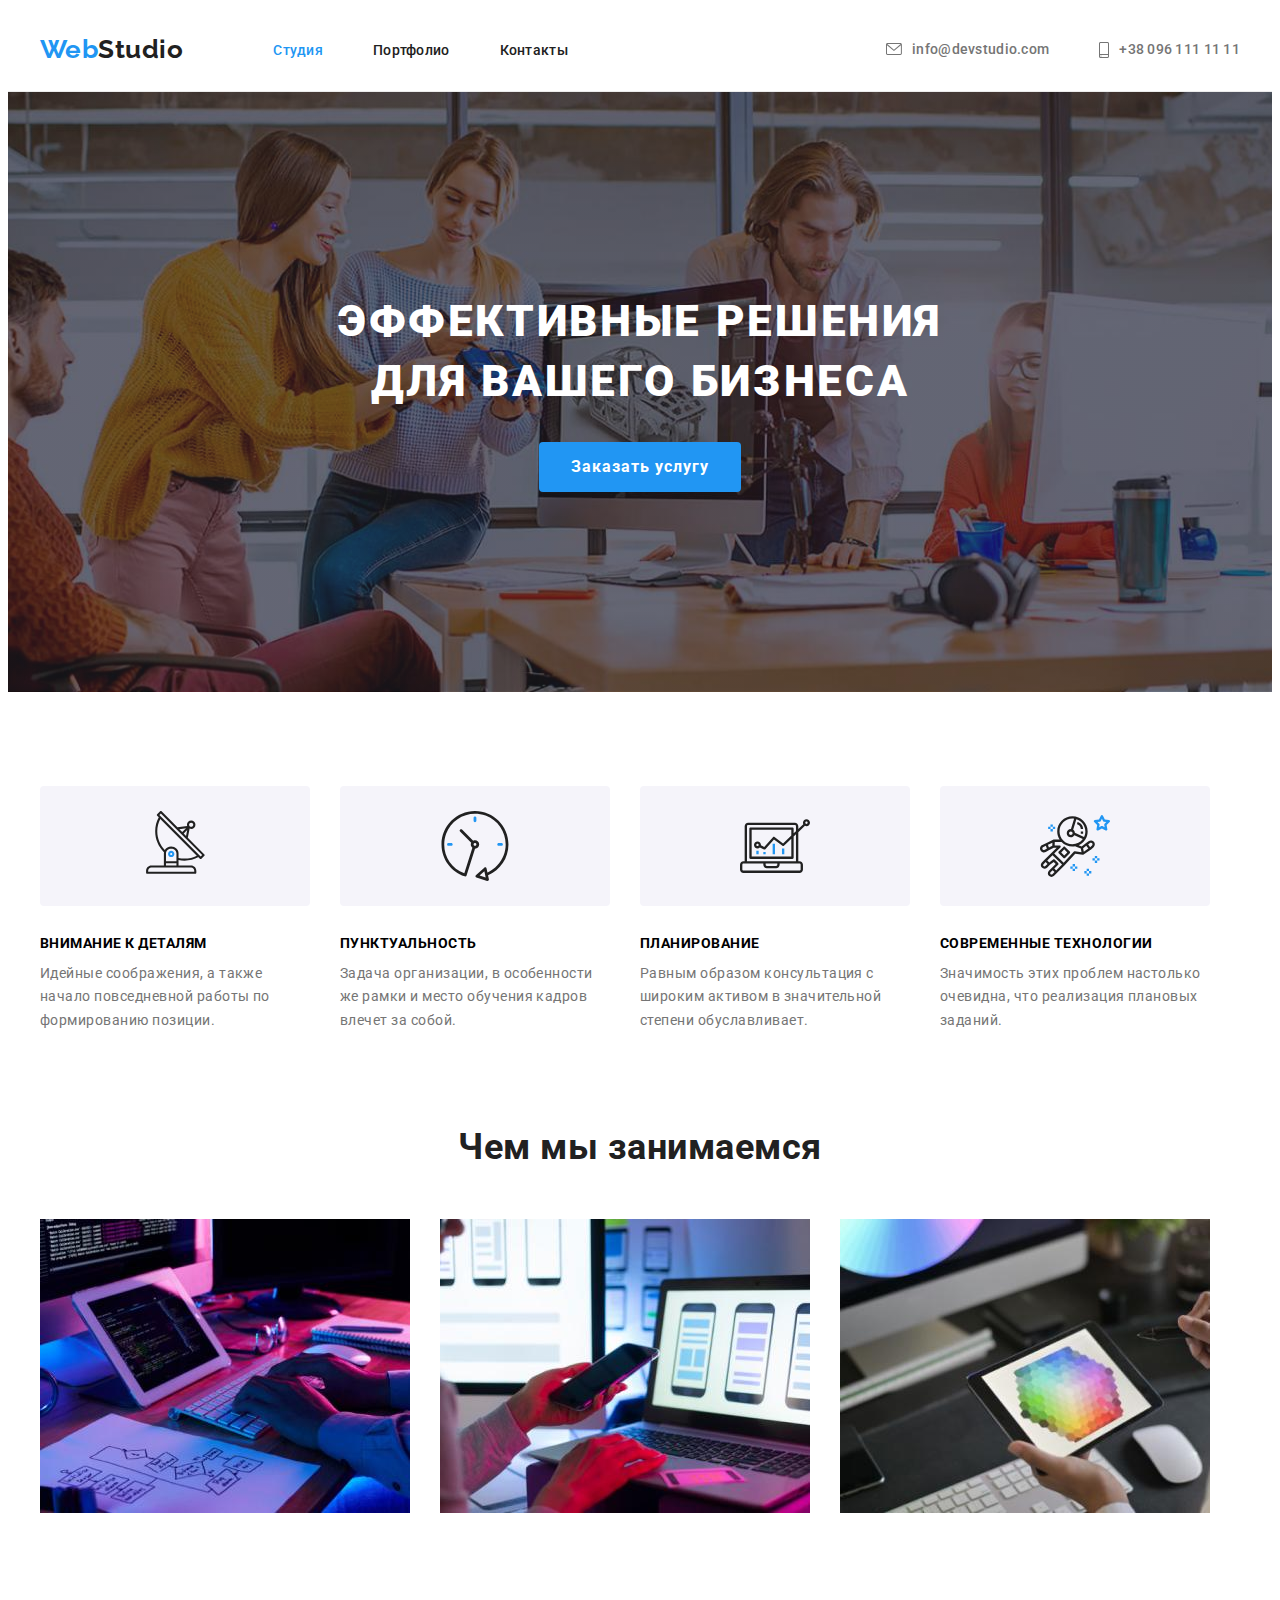
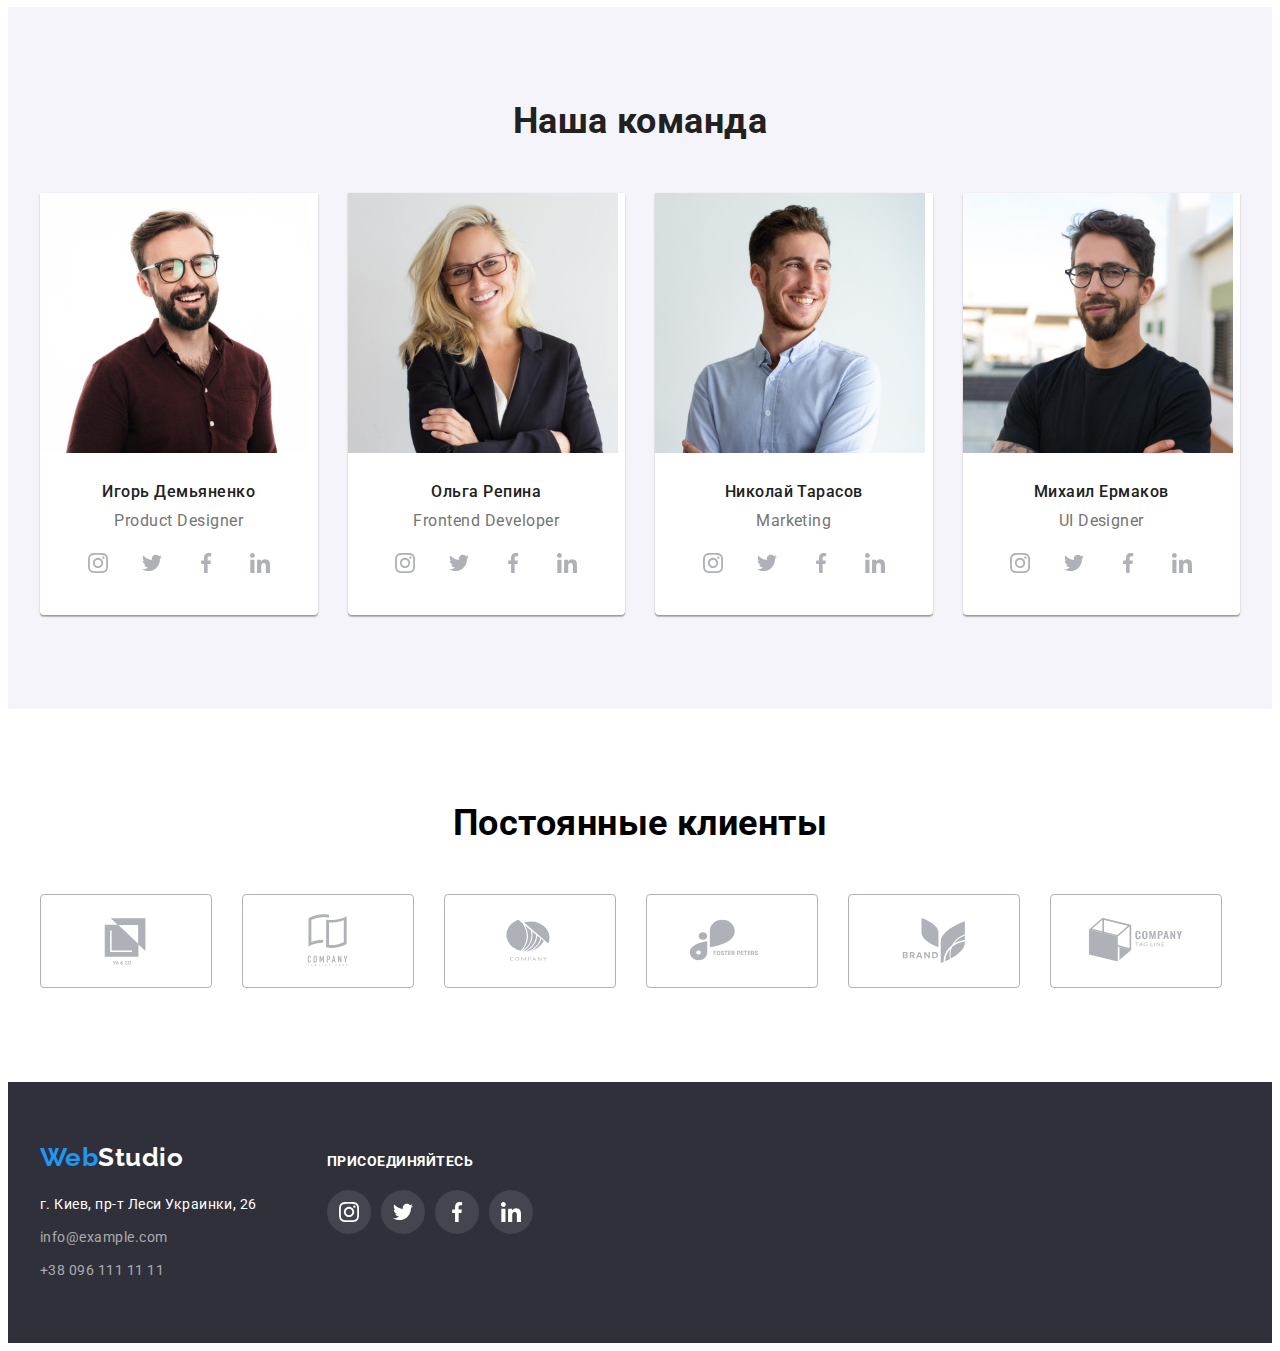
<file: index.html>
<!DOCTYPE html>
<html lang="ru">

<head>
    <meta charset="UTF-8">
    <meta http-equiv="X-UA-Compatible" content="IE=edge">
    <meta name="viewport" content="width=device-width, initial-scale=1.0">
    <title>Document</title>
    <link rel="preconnect" href="https://fonts.googleapis.com">
    <link rel="preconnect" href="https://fonts.gstatic.com" crossorigin>
    <link
        href="https://fonts.googleapis.com/css2?family=Raleway:wght@700&family=Roboto:wght@400;500;700;900&display=swap"
        rel="stylesheet">
    <link rel="stylesheet" href="https://cdnjs.cloudflare.com/ajax/libs/modern-normalize/1.1.0/modern-normalize.min.css"
        integrity="sha512-wpPYUAdjBVSE4KJnH1VR1HeZfpl1ub8YT/NKx4PuQ5NmX2tKuGu6U/JRp5y+Y8XG2tV+wKQpNHVUX03MfMFn9Q=="
        crossorigin="anonymous" referrerpolicy="no-referrer" />
    <link rel="stylesheet" href="./css/styles.css">
</head>

<body>
    <!-- Шапка сайта -->
    <header class="header">
        <div class="container header-container">
            <a class="logo logo-link link" href="./index.html">Web<span class="logo-name">Studio</span></a>
            <nav class="header-navigation">
                <ul class="header-list list">
                    <li class="header-item"><a class="header-link link current-link" href="./index.html">Студия</a></li>
                    <li class="header-item"><a class="header-link link" href="./portfolio.html">Портфолио</a></li>
                    <li class="header-item"><a class="header-link link" href="Контакты">Контакты</a></li>
                </ul>
            </nav>
            <ul class="header-contact-list list">
                <li class="header-contact-item"><a class="header-contact-link link" href="mailto:info@devstudio.com">
                        <svg class="icon-contact" width="16" height="12">
                            <use href="./images/symbol-defs.svg#icon-envelope"></use>
                        </svg>info@devstudio.com</a></li>
                <li class="header-contact-item"><a class="header-contact-link link" href="tel:+380961111111">
                        <svg class="icon-contact" width="10" height="16">
                            <use href="./images/symbol-defs.svg#icon-smartphone"></use>
                        </svg>+38 096
                        111
                        11
                        11</a></li>
            </ul>
        </div>
    </header>
    <main>
        <!-- Герой -->
        <section class="hero section">
            <div class="container hero-container">
                <h1 class="hero-title">Эффективные решения для вашего бизнеса</h1>
                <button class="hero-btn btn" type="button">Заказать услугу</button>
            </div>
        </section>
        <!-- Преимущества -->
        <section class="priveleges section">
            <div class="container">
                <h2 class="priveleges-title visually-hidden">Плюсы/Преимущества</h2>
                <ul class="priveleges-list list">
                    <li class="priveleges-item">
                        <div class="icon-block">
                            <svg class="icon-antenna" width="70" height="70">
                                <use href="./images/symbol-defs.svg#icon-antenna"></use>
                            </svg>
                        </div>
                        <h3 class="priveleges-title">Внимание к деталям</h3>
                        <p class="priveleges-text">Идейные соображения, а также начало повседневной работы по
                            формированию
                            позиции.</p>
                    </li>
                    <li class="priveleges-item">
                        <div class="icon-block">
                            <svg class="icon-clock" width="70" height="70">
                                <use href="./images/symbol-defs.svg#icon-clock"></use>
                            </svg>
                        </div>
                        <h3 class="priveleges-title">Пунктуальность</h3>
                        <p class="priveleges-text">Задача организации, в особенности же рамки и место обучения кадров
                            влечет
                            за собой.</p>
                    </li>
                    <li class="priveleges-item">
                        <div class="icon-block">
                            <svg class="icon-diagram" width="70" height="70">
                                <use href="./images/symbol-defs.svg#icon-diagram"></use>
                            </svg>
                        </div>
                        <h3 class="priveleges-title">Планирование</h3>
                        <p class="priveleges-text">Равным образом консультация с широким активом в значительной степени
                            обуславливает.</p>
                    </li>
                    <li class="priveleges-item">
                        <div class="icon-block">
                            <svg class="icon-astronaut" width="70" height="70">
                                <use href="./images/symbol-defs.svg#icon-astronaut"></use>
                            </svg>
                        </div>
                        <h3 class="priveleges-title">Современные технологии</h3>
                        <p class="priveleges-text">Значимость этих проблем настолько очевидна, что реализация плановых
                            заданий.</p>
                    </li>
                </ul>
            </div>
        </section>
        <!-- Что предлагаем -->
        <section class="what ">
            <div class="container">
                <h2 class="what-title">Чем мы занимаемся</h2>
                <ul class="what-list list">
                    <li class="what-item">
                        <img src="./images/img1.jpg" alt="Планшет с док станцией" width="370">
                    </li>
                    <li class="what-item">
                        <img src="./images/img2.jpg" alt="Телефон с ноутбуком" width="370">
                    </li>
                    <li class="what-item">
                        <img src="./images/img3.jpg" alt="Планшет с матрицой цветов" width="370">
                    </li>
                </ul>
            </div>
        </section>
        <!--Команда-->
        <section class="team section">
            <div class="container">
                <h2 class="team-title">Наша команда</h2>
                <ul class="team-list list">
                    <li class="team-item">
                        <img src="./images/img4.jpg" alt="Мужчина в очкаъ и с бородой" width="270">
                        <div class="team-block">
                            <h3 class="team-name">Игорь Демьяненко</h3>
                            <p class="team-text" lang="en">Product Designer</p>
                            <ul class="social-list list">
                                <li class="social-item">
                                    <a href="https://www.instagram.com" class="social-link" target="_blank">
                                        <svg class="social-icon">
                                            <use href="./images/symbol-defs.svg#icon-instagram"></use>
                                        </svg>
                                    </a>
                                </li>
                                <li class="social-item">
                                    <a href="https://twitter.com" class="social-link" target="_blank">
                                        <svg class="social-icon">
                                            <use href="./images/symbol-defs.svg#icon-twitter"></use>
                                        </svg>
                                    </a>
                                </li>
                                <li class="social-item">
                                    <a href="https://www.facebook.com" class="social-link" target="_blank">
                                        <svg class="social-icon">
                                            <use href="./images/symbol-defs.svg#icon-facebook"></use>
                                        </svg>
                                    </a>
                                </li>
                                <li class="social-item">
                                    <a href="https://linkedin.com" class="social-link" target="_blank">
                                        <svg class="social-icon">
                                            <use href="./images/symbol-defs.svg#icon-linkedin"></use>
                                        </svg>
                                    </a>
                                </li>

                            </ul>
                        </div>
                    </li>
                    <li class="team-item">
                        <img src="./images/img5.jpg" alt="Девушка, блондинка в очках" width="270">
                        <div class="team-block">
                            <h3 class="team-name">Ольга Репина</h3>
                            <p class="team-text" lang="en">Frontend Developer</p>
                            <ul class="social-list list">
                                <li class="social-item">
                                    <a href="https://www.instagram.com" class="social-link" target="_blank">
                                        <svg class="social-icon">
                                            <use href="./images/symbol-defs.svg#icon-instagram"></use>
                                        </svg>
                                    </a>
                                </li>
                                <li class="social-item">
                                    <a href="https://twitter.com" class="social-link" target="_blank">
                                        <svg class="social-icon">
                                            <use href="./images/symbol-defs.svg#icon-twitter"></use>
                                        </svg>
                                    </a>
                                </li>
                                <li class="social-item">
                                    <a href="https://www.facebook.com" class="social-link" target="_blank">
                                        <svg class="social-icon">
                                            <use href="./images/symbol-defs.svg#icon-facebook"></use>
                                        </svg>
                                    </a>
                                </li>
                                <li class="social-item">
                                    <a href="https://linkedin.com" class="social-link" target="_blank">
                                        <svg class="social-icon">
                                            <use href="./images/symbol-defs.svg#icon-linkedin"></use>
                                        </svg>
                                    </a>
                                </li>
                            </ul>
                        </div>
                    </li>
                    <li class="team-item">
                        <img src="./images/img6.jpg" alt="Мужчина с рыжей бородой" width="270">
                        <div class="team-block">
                            <h3 class="team-name">Николай Тарасов</h3>
                            <p class="team-text" lang="en">Marketing</p>
                            <ul class="social-list list">
                                <li class="social-item">
                                    <a href="https://www.instagram.com" class="social-link" target="_blank">
                                        <svg class="social-icon">
                                            <use href="./images/symbol-defs.svg#icon-instagram"></use>
                                        </svg>
                                    </a>
                                </li>
                                <li class="social-item">
                                    <a href="https://twitter.com" class="social-link" target="_blank">
                                        <svg class="social-icon">
                                            <use href="./images/symbol-defs.svg#icon-twitter"></use>
                                        </svg>
                                    </a>
                                </li>
                                <li class="social-item">
                                    <a href="https://www.facebook.com" class="social-link" target="_blank">
                                        <svg class="social-icon">
                                            <use href="./images/symbol-defs.svg#icon-facebook"></use>
                                        </svg>
                                    </a>
                                </li>
                                <li class="social-item">
                                    <a href="https://linkedin.com" class="social-link" target="_blank">
                                        <svg class="social-icon">
                                            <use href="./images/symbol-defs.svg#icon-linkedin"></use>
                                        </svg>
                                    </a>
                                </li>
                            </ul>
                        </div>
                    </li>
                    <li class="team-item">
                        <img src="./images/img7.jpg" alt="Мужчина, брюнет в очках" width="270">
                        <div class="team-block">
                            <h3 class="team-name">Михаил Ермаков</h3>
                            <p class="team-text" lang="en">UI Designer</p>
                            <ul class="social-list list">
                                <li class="social-item">
                                    <a href="https://www.instagram.com" class="social-link" target="_blank">
                                        <svg class="social-icon">
                                            <use href="./images/symbol-defs.svg#icon-instagram"></use>
                                        </svg>
                                    </a>
                                </li>
                                <li class="social-item">
                                    <a href="https://twitter.com" class="social-link" target="_blank">
                                        <svg class="social-icon">
                                            <use href="./images/symbol-defs.svg#icon-twitter"></use>
                                        </svg>
                                    </a>
                                </li>
                                <li class="social-item">
                                    <a href="https://www.facebook.com" class="social-link" target="_blank">
                                        <svg class="social-icon">
                                            <use href="./images/symbol-defs.svg#icon-facebook"></use>
                                        </svg>
                                    </a>
                                </li>
                                <li class="social-item">
                                    <a href="https://linkedin.com" class="social-link" target="_blank">
                                        <svg class="social-icon">
                                            <use href="./images/symbol-defs.svg#icon-linkedin"></use>
                                        </svg>
                                    </a>
                                </li>
                            </ul>
                        </div>
                    </li>
                </ul>
            </div>
        </section>

        <!-- Клиенты -->
        <section class="clients section">
            <div class="container">
                <h2 class="clients-title">Постоянные клиенты</h2>
                <ul class="clients-list list">
                    <li class="clients-item">
                        <a href="" class="clients-link">
                            <svg class="icon-client">
                                <use href="./images/symbol-defs.svg#icon-logo"></use>
                            </svg>
                        </a>
                    </li>
                    <li class="clients-item">
                        <a href="" class="clients-link">
                            <svg class="icon-client">
                                <use href="./images/symbol-defs.svg#icon-logo1"></use>
                            </svg>
                        </a>
                    </li>
                    <li class="clients-item">
                        <a href="" class="clients-link">
                            <svg class="icon-client">
                                <use href="./images/symbol-defs.svg#icon-logo2"></use>
                            </svg>
                        </a>
                    </li>
                    <li class="clients-item">
                        <a href="" class="clients-link">
                            <svg class="icon-client">
                                <use href="./images/symbol-defs.svg#icon-logo3"></use>
                            </svg>
                        </a>
                    </li>
                    <li class="clients-item">
                        <a href="" class="clients-link">
                            <svg class="icon-client">
                                <use href="./images/symbol-defs.svg#icon-logo4"></use>
                            </svg>
                        </a>
                    </li>
                    <li class="clients-item">
                        <a href="" class="clients-link">
                            <svg class="icon-client">
                                <use href="./images/symbol-defs.svg#icon-logo5"></use>
                            </svg>
                        </a>
                    </li>
                </ul>
            </div>

        </section>
    </main>
    <!-- Футер -->
    <footer class="contacts">
        <div class="container">
            <div class="address">
                <a class="logo link logo-contacts" href="./index.html">Web<span class="contacts-name">Studio</span></a>
                <address class="contacts-address">
                    <a class="googlemaps link" href="https://goo.gl/maps/HDP6xycDdDhgACgC6" target=_blank
                        rel="noopener norefferer">г. Киев,
                        пр-т Леси Украинки, 26</a>
                    <ul class="contacts-list list">
                        <li class="contacts-item"><a class="contacts-link link"
                                href="mailto:info@example.com">info@example.com</a></li>
                        <li class="contacts-item"><a class="contacts-link link" href="tel:+380991111111">+38 096 111 11
                                11</a>
                        </li>
                    </ul>
                </address>
            </div>
            <div class="joinus">
                <p class="joinus-title">Присоединяйтесь</p>
                <ul class="social-list list">
                    <li class="social-item">
                        <a href="https://www.instagram.com/" class="joinus-link" target="_blank">
                            <svg class="icon-social">
                                <use href="./images/symbol-defs.svg#icon-instagram"></use>
                            </svg>
                        </a>
                    </li>
                    <li class="social-item">
                        <a href="https://www.twitter.com" class="joinus-link" target="_blank">
                            <svg class="icon-social">
                                <use href="./images/symbol-defs.svg#icon-twitter"></use>
                            </svg>
                        </a>
                    </li>
                    <li class="social-item">
                        <a href="https://www.facebook.com" class="joinus-link" target="_blank">
                            <svg class="icon-social">
                                <use href="./images/symbol-defs.svg#icon-facebook"></use>
                            </svg>
                        </a>
                    </li>
                    <li class="social-item">
                        <a href="https://www.linkedin.com" class="joinus-link" target="_blank">
                            <svg class="icon-social">
                                <use href="./images/symbol-defs.svg#icon-linkedin"></use>
                            </svg>
                        </a>
                    </li>
                </ul>
            </div>
        </div>
    </footer>

</body>

</html>
</file>
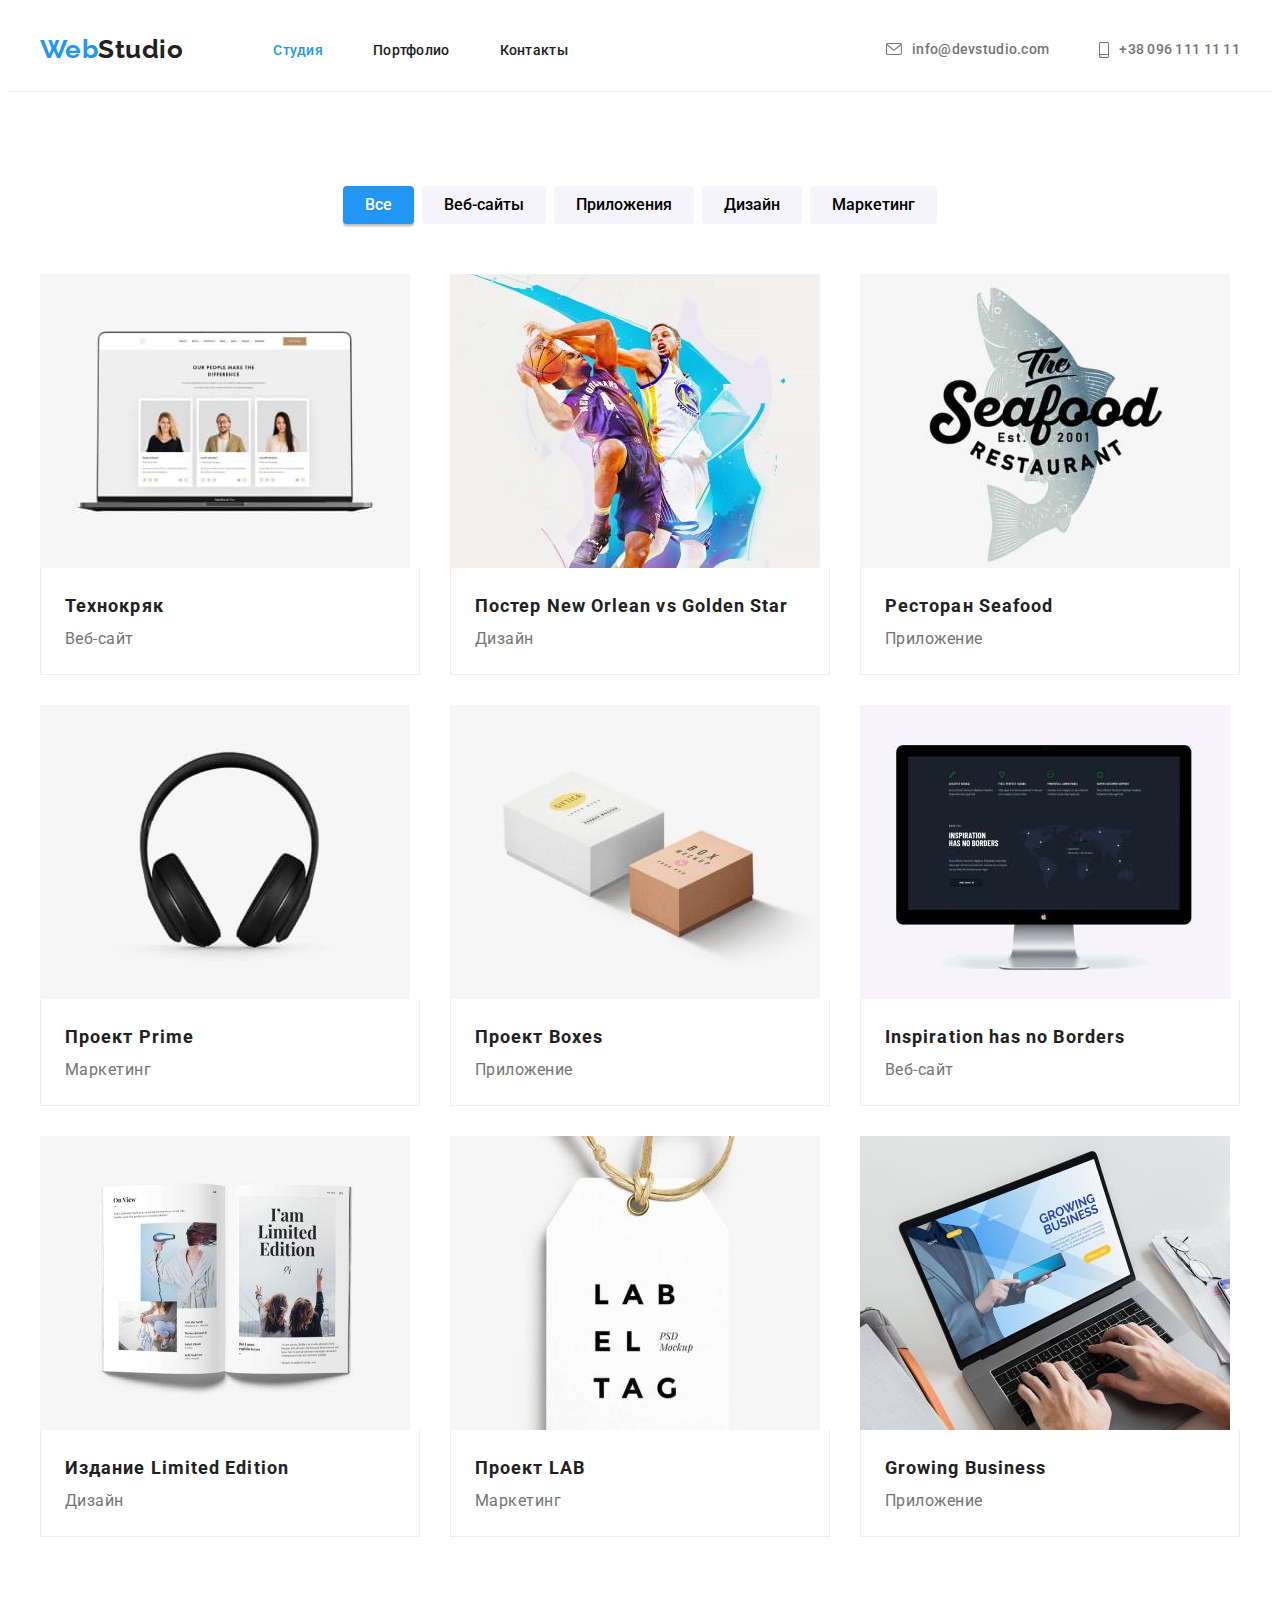
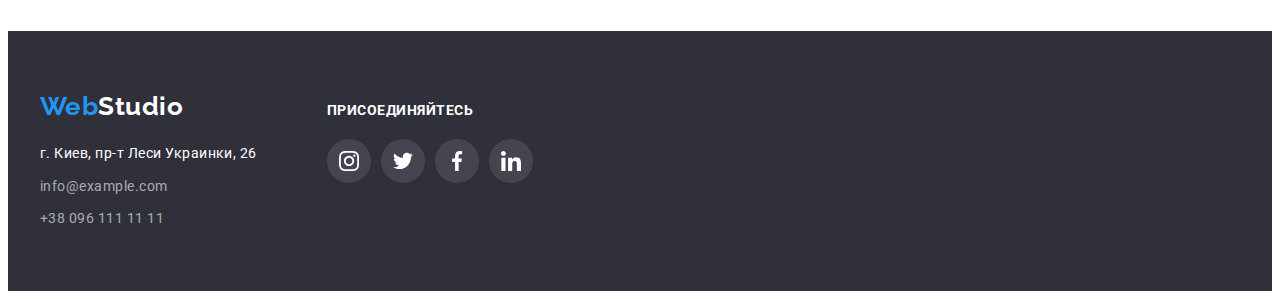
<file: portfolio.html>
<!DOCTYPE html>
<html lang="ru">

<head>
    <meta charset="UTF-8">
    <meta http-equiv="X-UA-Compatible" content="IE=edge">
    <meta name="viewport" content="width=device-width, initial-scale=1.0">
    <title>Document</title>
    <link rel="preconnect" href="https://fonts.googleapis.com">
    <link rel="preconnect" href="https://fonts.gstatic.com" crossorigin>
    <link
        href="https://fonts.googleapis.com/css2?family=Raleway:wght@700&family=Roboto:wght@400;500;700;900&display=swap"
        rel="stylesheet">
    <link rel="stylesheet" href="https://cdnjs.cloudflare.com/ajax/libs/modern-normalize/1.1.0/modern-normalize.min.css"
        integrity="sha512-wpPYUAdjBVSE4KJnH1VR1HeZfpl1ub8YT/NKx4PuQ5NmX2tKuGu6U/JRp5y+Y8XG2tV+wKQpNHVUX03MfMFn9Q=="
        crossorigin="anonymous" referrerpolicy="no-referrer" />
    <link rel="stylesheet" href="./css/styles.css">
</head>

<body>
    <!-- Шапка сайта -->
    <header class="header">
        <div class="container header-container">
            <a class="logo logo-link link" href="./index.html">Web<span class="logo-name">Studio</span></a>
            <nav class="header-navigation">
                <ul class="header-list list">
                    <li class="header-item"><a class="header-link link current-link" href="./index.html">Студия</a></li>
                    <li class="header-item"><a class="header-link link" href="./portfolio.html">Портфолио</a></li>
                    <li class="header-item"><a class="header-link link" href="Контакты">Контакты</a></li>
                </ul>
            </nav>
            <ul class="header-contact-list list">
                <li class="header-contact-item"><a class="header-contact-link link" href="mailto:info@devstudio.com">
                        <svg class="icon-contact" width="16" height="12">
                            <use href="./images/symbol-defs.svg#icon-envelope"></use>
                        </svg>info@devstudio.com</a></li>
                <li class="header-contact-item"><a class="header-contact-link link" href="tel:+380961111111">
                        <svg class="icon-contact" width="10" height="16">
                            <use href="./images/symbol-defs.svg#icon-smartphone"></use>
                        </svg>+38 096
                        111
                        11
                        11</a></li>
            </ul>
        </div>
    </header>
    <main>
        <!-- Герой -->
        <section class="portfolio section">
            <div class="container">
                <h1 class="visually-hidden">Категории работ</h1>
                <ul class="list-btn list">
                    <li class="list-portfolio-item"><button class="portfolio-btn btn btn-current"
                            type="button">Все</button></li>
                    <li class="list-portfolio-item"><button class="portfolio-btn btn" type="button">Веб-сайты</button>
                    </li>
                    <li class="list-portfolio-item"><button class="portfolio-btn btn" type="button">Приложения</button>
                    </li>
                    <li class="list-portfolio-item"><button class="portfolio-btn btn" type="button">Дизайн</button></li>
                    <li class="list-portfolio-item"><button class="portfolio-btn btn" type="button">Маркетинг</button>
                    </li>
                </ul>
                <ul class="portfolio-list list">
                    <li class="portfolio-item">
                        <a href="/" class="portfolio-link link">
                        <img src="./images/portfolio/portfolio1.jpg" alt="пример веб-сайта" width="370">
                        <div class="card-block">
                            <h2 class="portfolio-title">Технокряк</h2>
                            <p class="portfolio-text">Веб-сайт</p>
                        </div>
                        </a>
                    </li>
                    <li class="portfolio-item">
                        <a href="/" class="portfolio-link link">
                        <img src="./images/portfolio/portfolio2.jpg" alt="два баскетболиста" width="370">
                        <div class="card-block">
                            <h2 class="portfolio-title">Постер New Orlean vs Golden Star</h2>
                            <p class="portfolio-text">Дизайн</p>
                        </div>
                        </a>
                    </li>
                    <li class="portfolio-item">
                        <a href="/" class="portfolio-link link">
                        <img src="./images/portfolio/portfolio3.jpg" alt="логотип ресторана Сиафуд" width="370">
                        <div class="card-block">
                            <h2 class="portfolio-title">Ресторан Seafood</h2>
                            <p class="portfolio-text">Приложение</p>
                        </div>
                        </a>
                    </li>
                    <li class="portfolio-item">
                        <a href="/" class="portfolio-link link">
                        <img src="./images/portfolio/portfolio4.jpg" alt="Черные наушники" width="370">
                        <div class="card-block">
                            <h2 class="portfolio-title">Проект Prime</h2>
                            <p class="portfolio-text">Маркетинг</p>
                        </div>
                        </a>
                    </li>
                    <li class="portfolio-item">
                        <a href="/" class="portfolio-link link">
                        <img src="./images/portfolio/portfolio5.jpg" alt="2 коробки" width="370">
                        <div class="card-block">
                            <h2 class="portfolio-title">Проект Boxes</h2>
                            <p class="portfolio-text">Приложение</p>
                        </div>
                        </a>
                    </li>
                    <li class="portfolio-item">
                        <a href="/" class="portfolio-link link">
                        <img src="./images/portfolio/portfolio6.jpg" alt="макет сайта" width="370">
                        <div class="card-block">
                            <h2 class="portfolio-title">Inspiration has no Borders</h2>
                            <p class="portfolio-text">Веб-сайт</p>
                        </div>
                        </a>
                    </li>
                    <li class="portfolio-item">
                        <a href="/" class="portfolio-link link">
                        <img src="./images/portfolio/portfolio7.jpg" alt="разворот журнала" width="370">
                        <div class="card-block">
                            <h2 class="portfolio-title">Издание Limited Edition</h2>
                            <p class="portfolio-text">Дизайн</p>
                        </div>
                        </a>
                    </li>
                    <li class="portfolio-item">
                        <a href="/" class="portfolio-link link">
                        <img src="./images/portfolio/portfolio8.jpg" alt="визитная карточка проекта" width="370">
                        <div class="card-block">
                            <h2 class="portfolio-title">Проект LAB</h2>
                            <p class="portfolio-text">Маркетинг</p>
                        </div>
                        </a>
                    </li>
                    <li class="portfolio-item">
                        <a href="/" class="portfolio-link link">
                        <img src="./images/portfolio/portfolio9.jpg" alt="ноутбук с презентацией Приложения"
                            width="370">
                        <div class="card-block">
                            <h2 class="portfolio-title">Growing Business</h2>
                            <p class="portfolio-text">Приложение</p>
                        </div>
                        </a>
                    </li>
                </ul>
            </div>
        </section>

    </main>
    <!-- Футер -->
    <footer class="contacts">
        <div class="container">
            <div class="address">
                <a class="logo link logo-contacts" href="./index.html">Web<span class="contacts-name">Studio</span></a>
                <address class="contacts-address">
                    <a class="googlemaps link" href="https://goo.gl/maps/HDP6xycDdDhgACgC6" target=_blank
                        rel="noopener norefferer">г. Киев,
                        пр-т Леси Украинки, 26</a>
                    <ul class="contacts-list list">
                        <li class="contacts-item"><a class="contacts-link link"
                                href="mailto:info@example.com">info@example.com</a></li>
                        <li class="contacts-item"><a class="contacts-link link" href="tel:+380991111111">+38 096 111 11
                                11</a>
                        </li>
                    </ul>
                </address>
            </div>
            <div class="joinus">
                <p class="joinus-title">Присоединяйтесь</p>
                <ul class="social-list list">
                    <li class="social-item">
                        <a href="https://www.instagram.com/" class="joinus-link" target="_blank">
                            <svg class="icon-social">
                                <use href="./images/symbol-defs.svg#icon-instagram"></use>
                            </svg>
                        </a>
                    </li>
                    <li class="social-item">
                        <a href="https://www.twitter.com" class="joinus-link" target="_blank">
                            <svg class="icon-social">
                                <use href="./images/symbol-defs.svg#icon-twitter"></use>
                            </svg>
                        </a>
                    </li>
                    <li class="social-item">
                        <a href="https://www.facebook.com" class="joinus-link" target="_blank">
                            <svg class="icon-social">
                                <use href="./images/symbol-defs.svg#icon-facebook"></use>
                            </svg>
                        </a>
                    </li>
                    <li class="social-item">
                        <a href="https://www.linkedin.com" class="joinus-link" target="_blank">
                            <svg class="icon-social">
                                <use href="./images/symbol-defs.svg#icon-linkedin"></use>
                            </svg>
                        </a>
                    </li>
                </ul>
            </div>
        </div>
    </footer>

</body>

</html>
</file>
<file: css/styles.css>
:root {
  --primary-title-color: #212121;
  --secondary-title-color: #ffffff;
  --secondary-text-color: #757575;
  --accent-color: #2196f3;
  --background-primary-color: #2f303a;
  --background-secondary-color: #e5e5e5;
  --background-third-color: #f5f4fa;
}
/* Цвет заголовков #212121  */
/* Цвет текста #757575  */
/* Цвет основного фона #E5E5E5  */
/* Цвет второстпенного фона #2F303A  */
/* Цвет дополнительного цвета  #2196F3  */

p,
h1,
h2,
h3,
h4,
h5,
h6 {
  margin: 0;
}

ul {
  margin: 0;
  padding-left: 0;
}

img {
  display: block;
  max-width: 100%;
  height: auto;
}

body {
  font-family: "Roboto", sans-serif;
  color: var(--primary-title-color-color);
  letter-spacing: 0.03em;
}

.link {
  text-decoration: none;
}

.list {
  list-style: none;
}

.logo {
  font-family: Raleway;
  font-weight: 700;
  font-size: 26px;
  line-height: 1.19;
  /* identical to box height */
  color: var(--accent-color);
}
.logo-link {
  margin-right: 90px;
  padding-top: 24px;
  padding-bottom: 24px;
}

.logo-name {
  color: var(--primary-title-color);
}
.btn {
  font-family: Roboto;
  border: none;
  cursor: pointer;
}

.container {
  width: 1200px;
  margin: 0 auto;
  padding-left: 15px;
  padding-right: 15px;
}

.section {
  padding-top: 94px;
  padding-bottom: 94px;
}

.visually-hidden {
  position: absolute;
  width: 1px;
  height: 1px;
  margin: -1px;
  padding: 0;
  overflow: hidden;
  border: 0;
  clip: rect(0 0 0 0);
}

/* ------------HEADER--------------- */

.header {
  border-bottom: 1px solid #ececec;
}

.header-link {
  padding-top: 32px;
  padding-bottom: 32px;
  font-weight: 500;
  font-size: 14px;
  line-height: 1.14;
  letter-spacing: 0.02em;
  color: var(--primary-title-color);
}

.header-link:hover,
.header-link:focus,
.header-contact-link:hover,
.header-contact-link:focus,
.contacts-link:hover,
.contacts-link:focus,
.current-link,
.googlemaps:hover,
.googlemaps:focus {
  color: var(--accent-color);
}

.btn:hover,
.btn:focus {
  color: var(--secondary-title-color);
  background: var(--accent-color);
}

/* .header {
  padding-top: 32px;
  padding-bottom: 32px;
} */

.header-contact-link {
  font-weight: 500;
  font-size: 14px;
  line-height: 1.14;
  letter-spacing: 0.02em;

  color: var(--secondary-text-color);
}

.header-container {
  display: flex;
  align-items: center;
}
.header-navigation {
  display: flex;
  align-items: center;
}

.header-list {
  display: flex;
  align-items: center;
}

.header-contact-list {
  display: flex;
  margin-left: auto;
}

.header-item:not(:last-child) {
  margin-right: 50px;
}
.header-item {
  padding-top: 32px;
  padding-bottom: 32px;
}
.header-contact-item:not(:last-child) {
  margin-right: 50px;
}

.header-contact-link {
  display: flex;
  align-items: center;
  padding-top: 32px;
  padding-bottom: 32px;
}

.icon-contact {
  fill: var(--secondary-text-color);
  margin-right: 10px;
}

.header-contact-link:hover .icon-contact,
.header-contact-link:focus .icon-contact {
  fill: var(--accent-color);
}

/* ------------Hero--------------- */

.hero {
  /* margin-top: 50px; */
  padding-top: 200px;
  padding-bottom: 200px;
  background-image: linear-gradient(
      rgba(47, 48, 58, 0.4),
      rgba(47, 48, 58, 0.4)
    ),
    url(../images/bg1.jpg);
  background-repeat: no-repeat;
  background-position: center;
  background-size: cover;
  max-width: 1600px;
  margin: 0 auto;

  background-color: var(--background-primary-color);
}

.hero .container {
  display: flex;
  flex-direction: column;
  align-items: center;
}

.hero-title {
  max-width: 696px;
  margin-bottom: 30px;
  font-weight: 900;
  font-size: 44px;
  line-height: 1.36;

  text-align: center;
  letter-spacing: 0.06em;
  text-transform: uppercase;
  color: var(--secondary-title-color);
}

.hero-btn {
  display: flex;
  margin: 0 auto;

  padding: 10px 32px;
  font-weight: 700;
  font-size: 16px;
  line-height: 1.87;

  letter-spacing: 0.06em;
  color: var(--secondary-title-color);
  background: var(--accent-color);
  border-radius: 4px;
}

/* ------------Priveleges--------------- */

.icon-block {
  display: flex;
  align-items: center;
  justify-content: center;
  width: 270px;
  height: 120px;
  background: #f5f4fa;
  border-radius: 4px;
  margin-bottom: 30px;
}

.priveleges-list {
  display: flex;
}

.priveleges-item {
  flex-basis: calc(100% / 4 - 30px);
}

.priveleges-item:not(:last-child) {
  margin-right: 30px;
}

.priveleges-text {
  width: 270px;
}

.priveleges-title {
  margin-bottom: 10px;

  font-weight: 700;
  font-size: 14px;
  line-height: 1.14;
  text-transform: uppercase;
  color: vat(--primary-title-color);
}

.priveleges-text {
  font-size: 14px;
  line-height: 1.71;

  color: var(--secondary-text-color);
}

/* ------------What are we doing--------------- */

.what {
  padding-bottom: 94px;
}
.what-list {
  display: flex;
  margin-top: -30px;
  margin-left: -30px;
}

.what-title {
  margin-bottom: 50px;

  font-weight: 700;
  font-size: 36px;
  line-height: 1.16;
  text-align: center;
  color: var(--primary-title-color);
}
/* 
.what-item:not(:last-child) {
  margin-top: 30px;
  margin-left: 30px;
} */

.what-item {
  margin-top: 30px;
  margin-left: 30px;
}

/* ------------Team--------------- */

.team {
  background-color: var(--background-third-color);
}

.team-title {
  margin-bottom: 50px;

  font-weight: 700;
  font-size: 36px;
  line-height: 1.16;
  text-align: center;
  color: var(--primary-title-color);
}

.team-list {
  display: flex;
  margin-top: -30px;
  margin-left: -30px;
}

.team-item {
  flex-basis: calc(100% / 4 - 30px);

  margin-top: 30px;
  margin-left: 30px;

  background: #ffffff;

  border-radius: 0px 0px 4px 4px;
  box-shadow: 0px 1px 3px rgba(0, 0, 0, 0.12), 0px 1px 1px rgba(0, 0, 0, 0.14),
    0px 2px 1px rgba(0, 0, 0, 0.2);
}

.team-block {
  display: flex;
  flex-direction: column;
  align-items: center;
  justify-content: center;
  padding: 30px 32px;
}

.team-name {
  /* padding-top: 30px; */
  margin-bottom: 10px;

  font-weight: 500;
  font-size: 16px;
  line-height: 1.18;
  /* identical to box height */
  text-align: center;
  color: var(--primary-title-color);
}
.team-text {
  margin-bottom: 10px;
  font-size: 16px;
  line-height: 1.18;
  /* identical to box height */
  text-align: center;
  color: var(--secondary-text-color);
}

.social-list {
  display: flex;
  justify-content: center;
}

.social-item {
  width: 44px;
  height: 44px;
}

.social-link {
  width: 100%;
  height: 100%;
  display: flex;
  justify-content: center;
  align-items: center;
  border-radius: 50%;
}

.social-link:hover,
.social-link:focus {
  background-color: var(--accent-color);
}

.social-link:hover .social-icon,
.social-link:focus .social-icon {
  fill: var(--secondary-title-color);
}

.social-item + .social-item {
  margin-left: 10px;
}

.social-icon {
  width: 20px;
  height: 20px;
  fill: #afb1b8;
}

/* --------------Clients----------------- */

.clients-title {
  margin-bottom: 50px;

  font-weight: 700;
  font-size: 36px;
  line-height: 1.16;
  text-align: center;
}

.clients-list {
  display: flex;
  margin: -15px;
}

.clients-item {
  margin: 15px;
}

.clients-link {
  display: flex;
  align-items: center;
  justify-content: center;
  width: 170px;
  height: 92px;

  border: 1px solid #afb1b8;
  border-radius: 4px;
}

.clients-link:hover,
.clients-link:focus {
  border-color: var(--accent-color);
}

.icon-client {
  width: 106px;
  height: 60px;
  fill: #afb1b8;
}

.clients-link:hover .icon-client,
.clients-link:focus .icon-client {
  fill: var(--accent-color);
}

/* ------------Footer--------------- */

.contacts {
  padding-top: 60px;
  padding-bottom: 60px;

  background-color: var(--background-primary-color);
}

.contacts .container {
  display: flex;
  align-items: baseline;
}

.logo-contacts {
  display: block;
  margin-bottom: 20px;
}

.contacts-address {
  font-style: inherit;
}

.contacts-item:not(:last-child) {
  margin-bottom: 9px;
}

.googlemaps {
  display: block;
  margin-bottom: 9px;
  font-size: 14px;
  line-height: 1.71;
  /* or 171% */

  color: var(--secondary-title-color);
}

.contacts-link {
  font-size: 14px;
  line-height: 1.71;
  /* or 171% */
  color: rgba(255, 255, 255, 0.6);
}

.contacts-name {
  color: var(--secondary-title-color);
}

/* ----------------Jon Us------------- */

.joinus {
  width: 206px;
  margin-left: 70px;
}

.joinus-title {
  margin-bottom: 20px;

  font-weight: 700;
  font-size: 14px;
  line-height: 1.14;
  text-transform: uppercase;

  color: var(--secondary-title-color);
}

.joinus-link {
  width: 100%;
  height: 100%;
  display: flex;
  justify-content: center;
  align-items: center;

  border-radius: 50%;
  background-color: rgba(255, 255, 255, 0.1);
}

.joinus .icon-social {
  width: 20px;
  height: 20px;
  fill: var(--secondary-title-color);
}

.joinus-link:hover,
.joinus-link:focus {
  background-color: var(--accent-color);
}

/* ------------Portfolio-Hero--------------- */

.list-btn {
  display: flex;
  justify-content: center;
  margin-bottom: 50px;
}

.list-portfolio-item:not(:last-child) {
  margin-right: 8px;
}

.portfolio-btn {
  padding: 6px 22px;
  font-weight: 500;
  font-size: 16px;
  line-height: 1.62;
  /* identical to box height, or 162% */
  color: var(--primary-text-color);
  background: var(--background-third-color);
  border-radius: 4px;
}

.portfolio-btn:hover,
.portfolio-btn:focus,
.btn-current {
  box-shadow: 0px 3px 1px rgba(0, 0, 0, 0.1), 0px 1px 2px rgba(0, 0, 0, 0.08),
    0px 2px 2px rgba(0, 0, 0, 0.12);
}

.btn-current {
  font-weight: 500;
  font-size: 16px;
  line-height: 1.62;
  /* identical to box height, or 162% */
  color: var(--secondary-title-color);
  background: var(--accent-color);
  border-radius: 4px;
}

/* ------------Portfolio--------------- */

.portfolio-list {
  display: flex;
  flex-wrap: wrap;
  margin-right: -30px;
  margin-bottom: -30px;
}

.portfolio-item {
  flex-basis: calc(100% / 3 - 30px);
  margin-right: 30px;
  margin-bottom: 30px;
}

.portfolio-link {
  display: block;
}

.portfolio-link:hover,
.portfolio-link:focus {
  box-shadow: 0px 1px 1px rgba(0, 0, 0, 0.12), 0px 4px 4px rgba(0, 0, 0, 0.06),
    1px 4px 6px rgba(0, 0, 0, 0.16);
}

.card-block {
  padding: 20px 24px;
  border: 1px solid #eeeeee;
  border-top: none;
}

.portfolio-title {
  /* padding-top: 20px; */
  font-weight: 700;
  font-size: 18px;
  line-height: 2;

  letter-spacing: 0.06em;
  color: var(--primary-title-color);
}

.portfolio-text {
  /* padding-top: 4px;
  padding-bottom: 20px;
  margin-bottom: 30px; */
  font-weight: 400;
  font-size: 16px;
  line-height: 1.87;

  color: var(--secondary-text-color);
}
</file>
